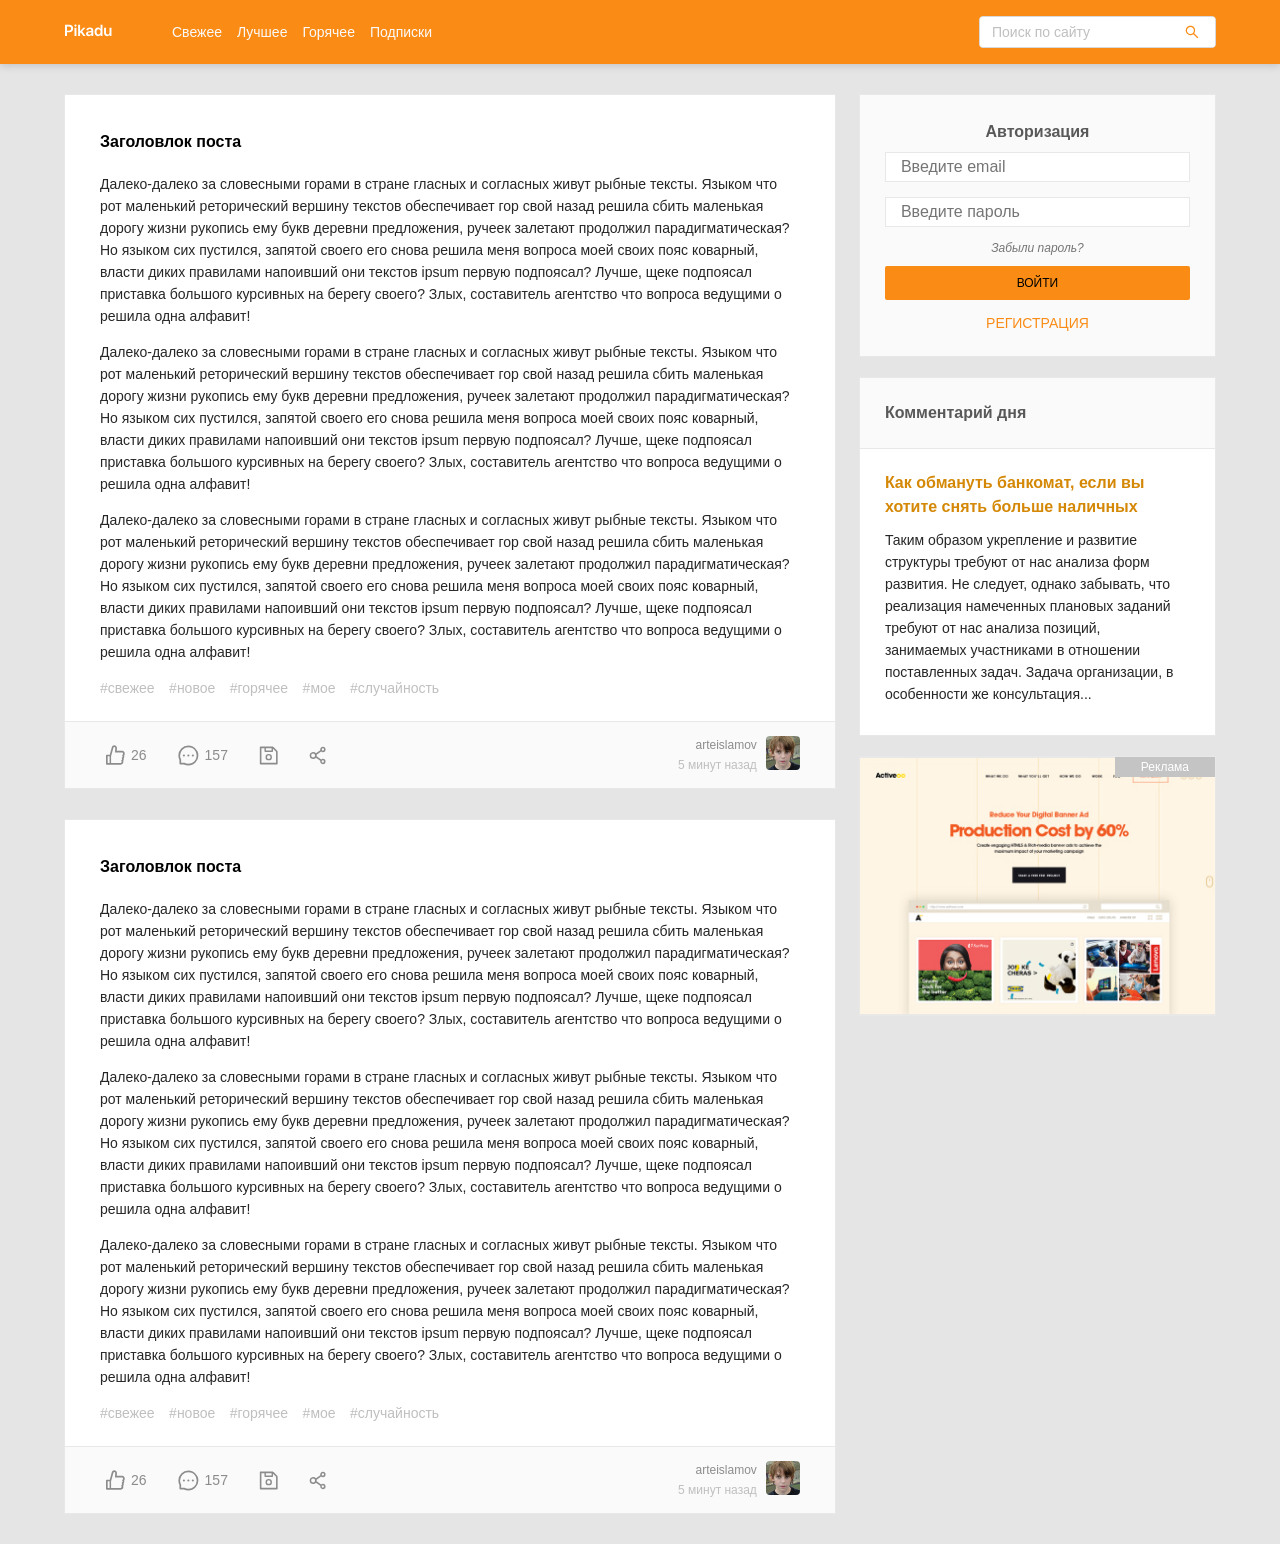
<file: Picadu_Web/index.html>
<!DOCTYPE html>
<html lang="ru">
<head>
  <meta charset="UTF-8">
  <meta name="viewport" content="width=device-width, initial-scale=1.0">
  <!-- Выводим заголовок -->
  <title>Pikadu — главная</title>
  <!-- Подключаем normalize -->
  <link rel="stylesheet" href="css/normalize.css">
  <!-- Подключаем стили -->
  <link rel="stylesheet" href="css/style.css">
</head>
<body>
  <!-- Создаем шапку сайта -->
  <header class="header">
    <div class="header-wrapper">
      <a href="/" class="header-logo">
        <img class="header-logo-image" src="img/logo.svg" alt="logo: Pikadu">
      </a>
      <nav class="header-nav">
        <ul class="header-menu">
          <li class="header-menu-item"><a href="#" class="header-menu-link">Свежее</a></li>
          <li class="header-menu-item"><a href="#" class="header-menu-link">Лучшее</a></li>
          <li class="header-menu-item"><a href="#" class="header-menu-link">Горячее</a></li>
          <li class="header-menu-item"><a href="#" class="header-menu-link">Подписки</a></li>
        </ul>
        
      </nav>
      <!-- /.header-nav -->
      <div class="input-group search">
        <input type="search" class="search-input" placeholder="Поиск по сайту">
        <button class="search-button">
          <img src="img/search.svg" alt="icon: search" class="search-icon">
        </button>
      </div>
      <!-- /.input-group -->
      <a href="#" class="menu-toggle" id="menu-toggle">
        <span></span>
        <span></span>
        <span></span>
      </a>
    </div>
    <!-- /.header-wrapper -->
  </header>

  <div class="content">
    <main class="posts">
      <section class="post">
        <div class="post-body">
          <h2 class="post-title">Заголовлок поста</h2>
          <p class="post-text">Далеко-далеко за словесными горами в стране гласных и согласных живут рыбные тексты. Языком что рот
            маленький реторический вершину текстов обеспечивает гор свой назад решила сбить маленькая дорогу жизни рукопись ему
            букв деревни предложения, ручеек залетают продолжил парадигматическая? Но языком сих пустился, запятой своего его
            снова решила меня вопроса моей своих пояс коварный, власти диких правилами напоивший они текстов ipsum первую
            подпоясал? Лучше, щеке подпоясал приставка большого курсивных на берегу своего? Злых, составитель агентство что
            вопроса ведущими о решила одна алфавит! </p>
          <p class="post-text">Далеко-далеко за словесными горами в стране гласных и согласных живут рыбные тексты. Языком что рот
            маленький реторический вершину текстов обеспечивает гор свой назад решила сбить маленькая дорогу жизни рукопись ему
            букв деревни предложения, ручеек залетают продолжил парадигматическая? Но языком сих пустился, запятой своего его
            снова решила меня вопроса моей своих пояс коварный, власти диких правилами напоивший они текстов ipsum первую
            подпоясал? Лучше, щеке подпоясал приставка большого курсивных на берегу своего? Злых, составитель агентство что
            вопроса ведущими о решила одна алфавит! </p>
          <p class="post-text">Далеко-далеко за словесными горами в стране гласных и согласных живут рыбные тексты. Языком что рот
            маленький реторический вершину текстов обеспечивает гор свой назад решила сбить маленькая дорогу жизни рукопись ему
            букв деревни предложения, ручеек залетают продолжил парадигматическая? Но языком сих пустился, запятой своего его
            снова решила меня вопроса моей своих пояс коварный, власти диких правилами напоивший они текстов ipsum первую
            подпоясал? Лучше, щеке подпоясал приставка большого курсивных на берегу своего? Злых, составитель агентство что
            вопроса ведущими о решила одна алфавит! </p>
          <div class="tags">
            <a href="#" class="tag">#свежее</a>
            <a href="#" class="tag">#новое</a>
            <a href="#" class="tag">#горячее</a>
            <a href="#" class="tag">#мое</a>
            <a href="#" class="tag">#случайность</a>
          </div>
          <!-- /.tags -->
        </div>
        <!-- /.post-body -->
        <div class="post-footer">
          <div class="post-buttons">
            <button class="post-button likes">
              <svg width="19" height="20" class="icon icon-like">
                <use xlink:href="img/icons.svg#like"></use>
              </svg>
              <span class="likes-counter">26</span>
            </button>
            <button class="post-button comments">
              <svg width="21" height="21" class="icon icon-comment">
                <use xlink:href="img/icons.svg#comment"></use>
              </svg>
              <span class="comments-counter">157</span>
            </button>
            <button class="post-button save">
              <svg width="19" height="19" class="icon icon-save">
                <use xlink:href="img/icons.svg#save"></use>
              </svg>
            </button>
            <button class="post-button share">
              <svg width="17" height="19" class="icon icon-share">
                <use xlink:href="img/icons.svg#share"></use>
              </svg>
            </button>
          </div>
          <!-- /.post-buttons -->
          <div class="post-author">
            <div class="author-about">
              <a href="#" class="author-username">arteislamov</a>
              <span class="post-time">5 минут назад</span>
            </div>
            <a href="#" class="author-link"><img src="img/avatar.jpeg" alt="avatar" class="author-avatar"></a>
          </div>
          <!-- /.post-author -->
        </div>
        <!-- /.post-footer -->
      </section>
      <section class="post">
        <div class="post-body">
          <h2 class="post-title">Заголовлок поста</h2>
          <p class="post-text">Далеко-далеко за словесными горами в стране гласных и согласных живут рыбные тексты. Языком что
            рот
            маленький реторический вершину текстов обеспечивает гор свой назад решила сбить маленькая дорогу жизни рукопись
            ему
            букв деревни предложения, ручеек залетают продолжил парадигматическая? Но языком сих пустился, запятой своего его
            снова решила меня вопроса моей своих пояс коварный, власти диких правилами напоивший они текстов ipsum первую
            подпоясал? Лучше, щеке подпоясал приставка большого курсивных на берегу своего? Злых, составитель агентство что
            вопроса ведущими о решила одна алфавит! </p>
          <p class="post-text">Далеко-далеко за словесными горами в стране гласных и согласных живут рыбные тексты. Языком что
            рот
            маленький реторический вершину текстов обеспечивает гор свой назад решила сбить маленькая дорогу жизни рукопись
            ему
            букв деревни предложения, ручеек залетают продолжил парадигматическая? Но языком сих пустился, запятой своего его
            снова решила меня вопроса моей своих пояс коварный, власти диких правилами напоивший они текстов ipsum первую
            подпоясал? Лучше, щеке подпоясал приставка большого курсивных на берегу своего? Злых, составитель агентство что
            вопроса ведущими о решила одна алфавит! </p>
          <p class="post-text">Далеко-далеко за словесными горами в стране гласных и согласных живут рыбные тексты. Языком что
            рот
            маленький реторический вершину текстов обеспечивает гор свой назад решила сбить маленькая дорогу жизни рукопись
            ему
            букв деревни предложения, ручеек залетают продолжил парадигматическая? Но языком сих пустился, запятой своего его
            снова решила меня вопроса моей своих пояс коварный, власти диких правилами напоивший они текстов ipsum первую
            подпоясал? Лучше, щеке подпоясал приставка большого курсивных на берегу своего? Злых, составитель агентство что
            вопроса ведущими о решила одна алфавит! </p>
          <div class="tags">
            <a href="#" class="tag">#свежее</a>
            <a href="#" class="tag">#новое</a>
            <a href="#" class="tag">#горячее</a>
            <a href="#" class="tag">#мое</a>
            <a href="#" class="tag">#случайность</a>
          </div>
          <!-- /.tags -->
        </div>
        <!-- /.post-body -->
        <div class="post-footer">
          <div class="post-buttons">
            <button class="post-button likes">
              <svg width="19" height="20" class="icon icon-like">
                <use xlink:href="img/icons.svg#like"></use>
              </svg>
              <span class="likes-counter">26</span>
            </button>
            <button class="post-button comments">
              <svg width="21" height="21" class="icon icon-comment">
                <use xlink:href="img/icons.svg#comment"></use>
              </svg>
              <span class="comments-counter">157</span>
            </button>
            <button class="post-button save">
              <svg width="19" height="19" class="icon icon-save">
                <use xlink:href="img/icons.svg#save"></use>
              </svg>
            </button>
            <button class="post-button share">
              <svg width="17" height="19" class="icon icon-share">
                <use xlink:href="img/icons.svg#share"></use>
              </svg>
            </button>
          </div>
          <!-- /.post-buttons -->
          <div class="post-author">
            <div class="author-about">
              <a href="#" class="author-username">arteislamov</a>
              <span class="post-time">5 минут назад</span>
            </div>
            <a href="#" class="author-link"><img src="img/avatar.jpeg" alt="avatar" class="author-avatar"></a>
          </div>
          <!-- /.post-author -->
        </div>
        <!-- /.post-footer -->
      </section>
    </main>
    <!-- /.posts -->
    <aside class="sidebar">

      <div class="login">
        <form class="login-form">
          <h2 class="login-title">Авторизация</h2>

          <input type="email" 
            class="login-input login-email"
            name="email"
            minlength="3"
            required
            placeholder="Введите email">
          
          <input type="password" 
            class="login-input login-password"
            name="password"
            minlength="3"
            required
            placeholder="Введите пароль">
          
          <a href="#" class="login-forget">Забыли пароль?</a>

          <button class="login-signin" type="submit">Войти</button>
          
          <a href="#" class="login-signup">Регистрация</a>

        </form>
      </div>
      <div class="user">
        <a href="#" class="user-info">
          <img width="40" height="40" src="img/avatar.jpeg" alt="photo: user" class="user-avatar">
          <span class="user-name">islamovartem</span>
        </a>
        <!-- /.user-info -->
        <a href="#" class="exit">
          <svg class="icon icon-exit">
            <use xlink:href="img/icons.svg#exit"></use>
          </svg>
        </a>
        <!-- /.exit -->
      </div>
      <!-- /.user -->
      <nav class="sidebar-nav">
        <ul class="sidebar-menu">
          <li class="sidebar-menu-item">
            <a href="#" class="sidebar-menu-link">Ответы</a>
          </li>
          <li class="sidebar-menu-item">
            <a href="#" class="sidebar-menu-link active">Комментарии</a>
          </li>
          <li class="sidebar-menu-item">
            <a href="#" class="sidebar-menu-link">Оценки</a>
          </li>
          <li class="sidebar-menu-item">
            <a href="#" class="sidebar-menu-link">Сохраненное </a>
          </li>
          <li class="sidebar-menu-item">
            <a href="#" class="sidebar-menu-link">Подписки</a>
          </li>
          <li class="sidebar-menu-item">
            <a href="#" class="sidebar-menu-link">Заметки</a>
          </li>
          <li class="sidebar-menu-item">
            <a href="#" class="sidebar-menu-link">Игнор-лист</a>
          </li>
        </ul>
      </nav>
      <a href="new-post.html" class="button button-new-post">
        <svg class="icon icon-fire">
          <use xlink:href="img/icons.svg#fire"></use>
        </svg>
        Опубликовать пост
      </a>
      <div class="card">
        <div class="card-header">
          <h2 class="card-title">Комментарий дня</h2>
        </div>
        <!-- /.card-header -->
        <div class="card-body">
          <a href="#" class="card-body-title">Как обмануть банкомат, если вы хотите снять больше наличных</a>
          <p class="card-text">Таким образом укрепление и развитие структуры требуют от нас анализа форм развития. Не следует, однако забывать, что реализация намеченных плановых заданий требуют от нас анализа позиций, занимаемых участниками в отношении поставленных
          задач. Задача организации, в особенности же консультация...</p>
        </div>
        <!-- /.card-body -->
      </div>
      <!-- /.card -->
      <a href="#" class="ad"></a>
    </aside>
    <!-- /.sidebar -->
  </div>
  <!-- /.content -->
  <script src="js/main.js"></script>
</body>
</html>
</file>
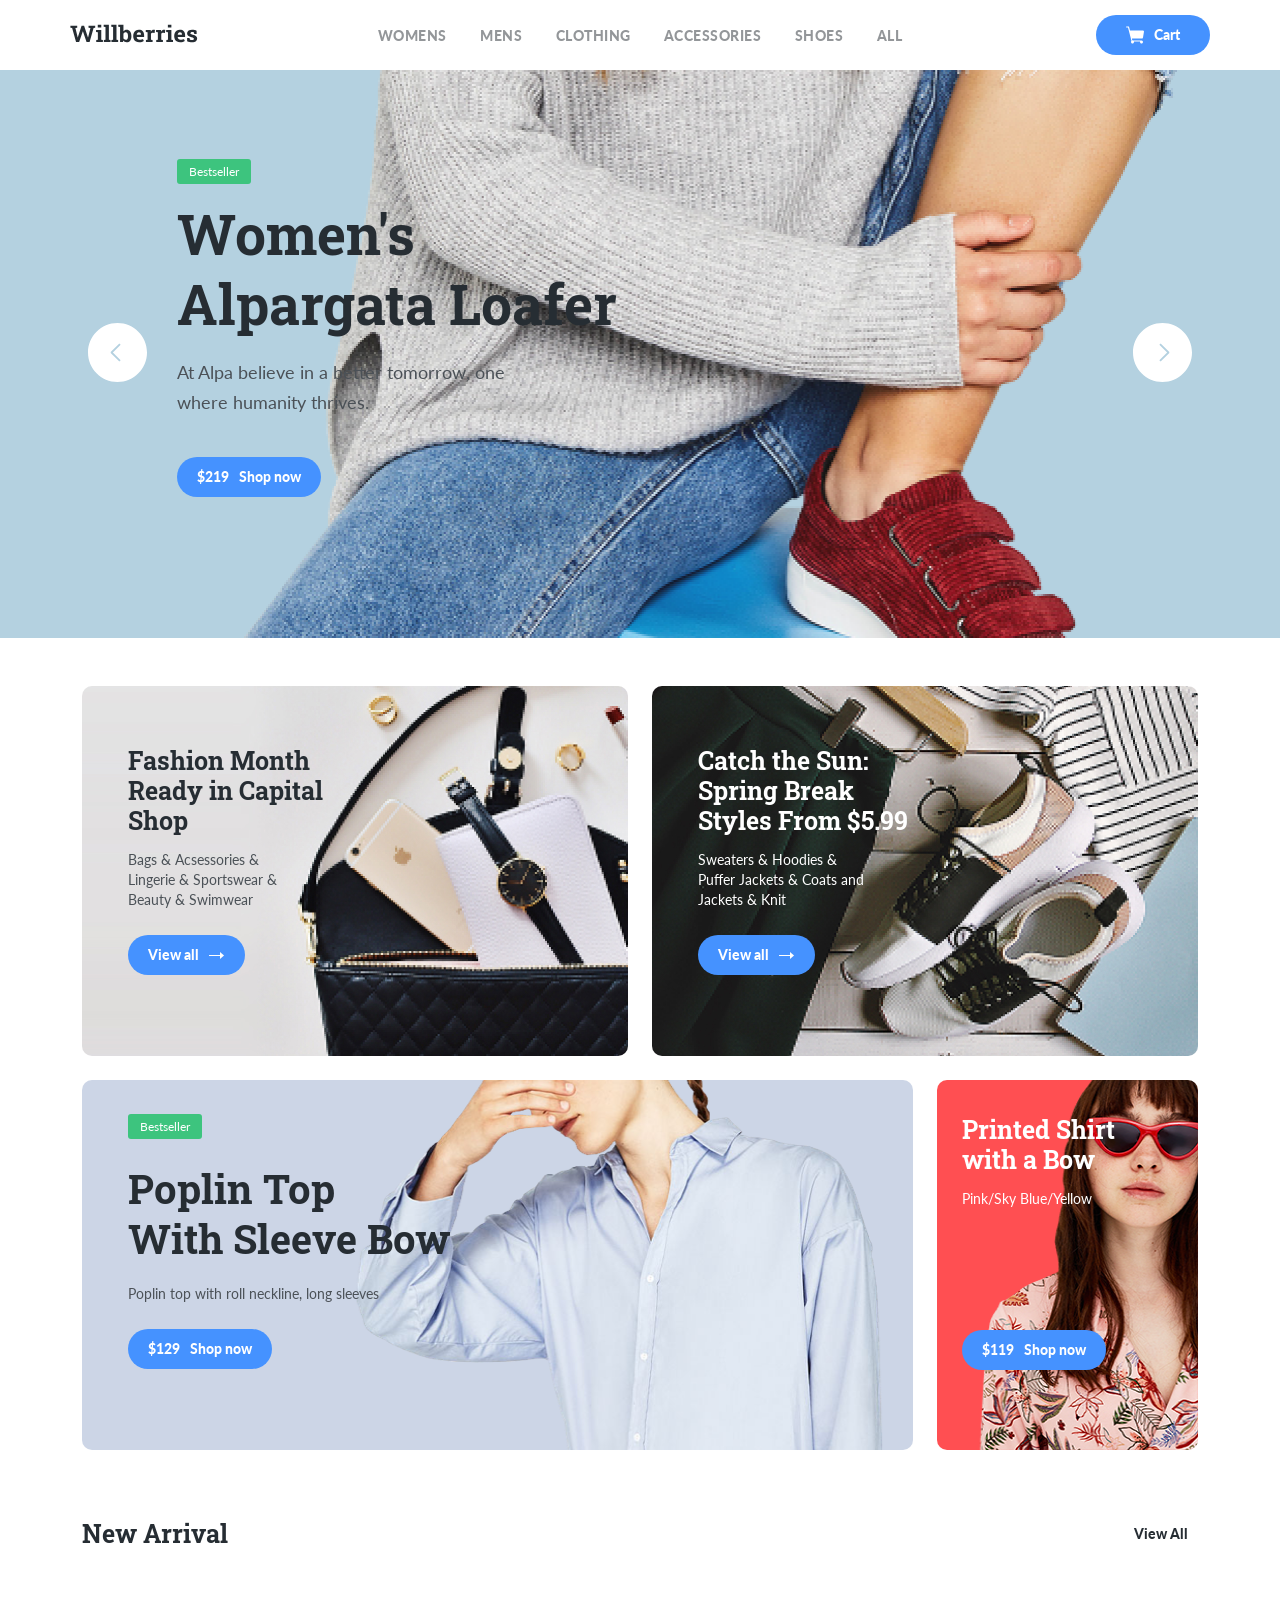
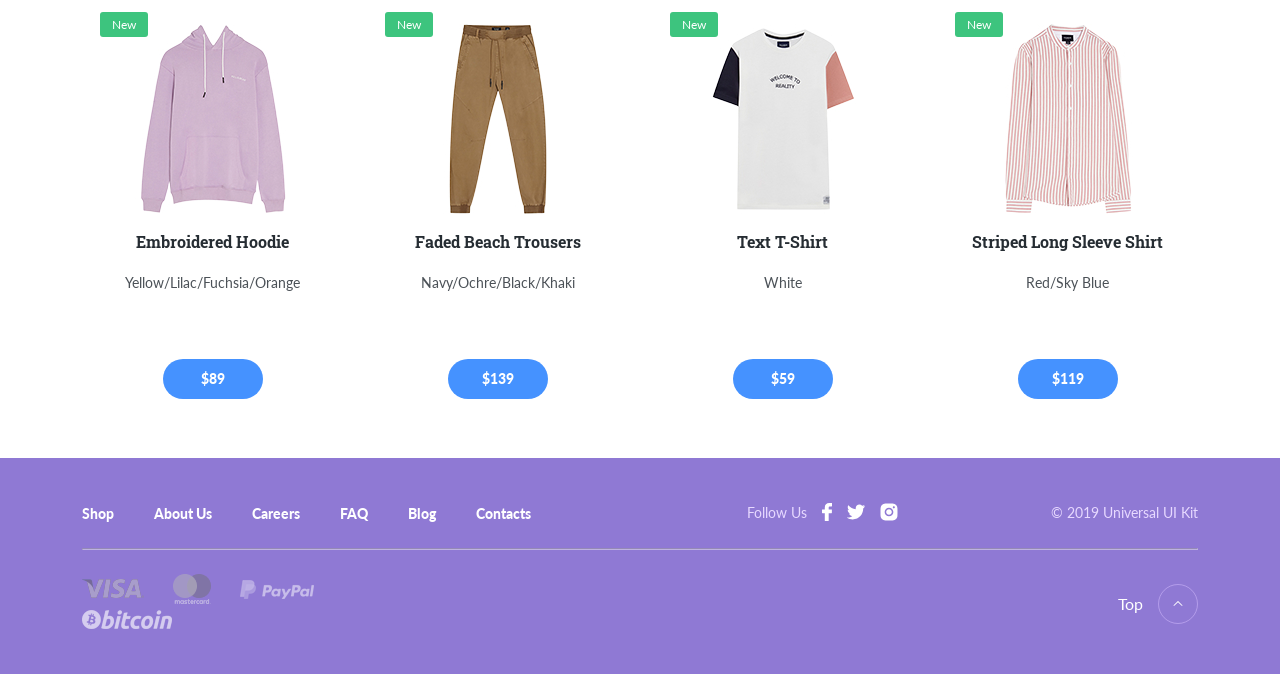
<file: WildBerries/index.html>
<!DOCTYPE html>
<html lang="en">
<head>
	<meta charset="UTF-8">
	<meta name="viewport" content="width=device-width, initial-scale=1.0">
	<title>Willberries</title>
	<link rel="preconnect" href="https://fonts.gstatic.com">
	<link rel="apple-touch-icon" sizes="180x180" href="favicon/apple-touch-icon.png">
	<link rel="icon" type="image/png" sizes="32x32" href="favicon/favicon-32x32.png">
	<link rel="icon" type="image/png" sizes="16x16" href="favicon/favicon-16x16.png">
	<link rel="mask-icon" href="favicon/safari-pinned-tab.svg" color="#5bbad5">
	<meta name="msapplication-TileColor" content="#da532c">
	<meta name="theme-color" content="#ffffff">
	<link href="https://fonts.googleapis.com/css2?family=Lato:wght@400;900&display=swap" rel="stylesheet">
	<link href="https://fonts.googleapis.com/css2?family=Roboto+Slab:wght@700&display=swap" rel="stylesheet">
	<link rel="stylesheet" href="css/bootstrap-grid.min.css">
	<link rel="stylesheet" href="css/swiper-bundle.min.css"/>
	<link rel="stylesheet" href="css/style.css">
</head>
<!-- class="show-goods" -->
<body id="body">
	<header class="container header px-4 px-md-0">
		<div class="row justify-content-between align-items-center">
			<div class="col-lg-2 col-6">
				<a href="index.html" class="logo-link">
					<img width="128" src="img/logo.svg" alt="logo: Willberries" class="logo-image">
				</a>
			</div>
			<div class="col-lg-6 d-none d-lg-block">
				<nav>
					<ul class="navigation d-flex justify-content-around">
						<li class="navigation-item">
							<a href="#" class="navigation-link" data-field="gender">Womens</a>
						</li>
						<li class="navigation-item">
							<a href="#" class="navigation-link" data-field="gender">Mens</a>
						</li>
						<li class="navigation-item">
							<a href="#" class="navigation-link" data-field="category">Clothing</a>
						</li>
						<li class="navigation-item">
							<a href="#" class="navigation-link" data-field="category">Accessories</a>
						</li>
						<li class="navigation-item">
							<a href="#" class="navigation-link" data-field="category">Shoes</a>
						</li>
						<li class="navigation-item" id="all-link">
							<a href="#" class="navigation-link" >All</a>
						</li>

					</ul>
				</nav>
			</div>
			<div class="col-lg-2 col-6 d-flex justify-content-end">
				<button class="button button-cart">
					<img class="button-icon" src="img/cart.svg" alt="icon: cart">
					<span class="button-text">Cart</span>
					<span class="button-text cart-count"></span>
				</button>
			</div>
		</div>
		<!-- /.row -->
	</header>
	<section class="slider swiper-container">
		<div class="swiper-wrapper">
			<section class="slide slide-1 swiper-slide">
				<div class="container">
					<div class="row">
						<div class="col-lg-4 col-10 offset-lg-1">
							<span class="label">Bestseller</span>
							<h2 class="slide-title">Women's Alpargata Loafer</h2>
							<p class="slide-description">At Alpa believe in a better tomorrow, one where humanity thrives.</p>
							<button class="button add-to-cart" data-id="003">
								<span class="button-price">$219</span>
								<span class="button-text">Shop now</span>
							</button>
						</div>
						<!-- /.col-4 offset-lg-1 -->
					</div>
					<!-- /.row -->
				</div>
				<!-- /.container -->
			</section>
			<section class="slide slide-1 swiper-slide">
				<div class="container">
					<div class="row">
						<div class="col-lg-4 col-10 offset-lg-1">
							<span class="label">New</span>
							<h2 class="slide-title">Text T-Shirt</h2>
							<p class="slide-description">Women’s pearl basic knit sweater with a round neck. Available in several colours. Free shipping to stores.</p>
							<button class="button add-to-cart" data-id="004">
								<span class="button-price">$119</span>
								<span class="button-text">Shop now</span>
							</button>
						</div>
						<!-- /.col-4 offset-lg-1 -->
					</div>
					<!-- /.row -->
				</div>
				<!-- /.container -->
			</section>
			<section class="slide slide-1 swiper-slide">
				<div class="container">
					<div class="row">
						<div class="col-lg-4 col-10 offset-lg-1">
							<span class="label">Bestseller</span>
							<h2 class="slide-title">Sweater Choker Neck</h2>
							<p class="slide-description">Women’s pearl basic knit sweater with a round neck. Available in several colours. Free shipping to stores.</p>
							<button class="button add-to-cart" data-id="005">
								<span class="button-price">$319</span>
								<span class="button-text">Shop now</span>
							</button>
						</div>
						<!-- /.col-4 offset-lg-1 -->
					</div>
					<!-- /.row -->
				</div>
				<!-- /.container -->
			</section>
		</div>
		<!-- /.swiper-wrapper -->
		<div class="slider-nav">
			<div class="container">
				<div class="row justify-content-between">
					<div class="col-1">
						<button class="slider-button slider-button-prev">
							<img src="img/arrow-prev.svg" alt="icon: arrow-prev">
						</button>
					</div>
					<!-- /.col-1 -->
					<div class="col-1">
						<button class="slider-button slider-button-next">
							<img src="img/arrow-next.svg" alt="icon: arrow-prev">
						</button>
					</div>
					<!-- /.col-1 -->
				</div>
				<!-- /.row -->
			</div>
			<!-- /.container -->
		</div>
		<!-- /.slider-nav -->
	</section>
	<!-- /.slider -->
	<section class="special-offers container pt-5 pb-4">
		<div class="row mb-4">
			<div class="col-xl-6">
				<div class="card card-1 mb-4">
					<h3 class="card-title">Fashion Month Ready in Capital Shop</h3>
					<p class="card-text">Bags & Acsessories & Lingerie & Sportswear & Beauty & Swimwear</p>
					<button class="button">
						<span class="button-text">View all</span>
						<img src="img/arrow.svg" alt="icon: arrow" class="button-icon">
					</button>
				</div>
				<!-- /.card -->
			</div>
			<!-- /.col-6 -->
			<div class="col-xl-6">
				<div class="card card-2 mb-4">
					<h3 class="card-title text-light">Catch the Sun: Spring Break Styles From $5.99</h3>
					<p class="card-text text-light">Sweaters & Hoodies & Puffer Jackets & Coats and Jackets & Knit</p>
					<button class="button">
						<span class="button-text">View all</span>
						<img src="img/arrow.svg" alt="icon: arrow" class="button-icon">
					</button>
				</div>
				<!-- /.card -->
			</div>
			<!-- /.col-6 -->
			<div class="col-xl-9 col-lg-6 mb-4">
				<div class="card card-3">
					<span class="label">Bestseller</span>
					<h3 class="card-title large">Poplin Top <br>With Sleeve Bow</h3>
					<p class="card-text large">Poplin top with roll neckline, long sleeves</p>
					<button class="button add-to-cart" data-id="002">
						<span class="button-price">$129</span>
						<span class="button-text">Shop now</span>
					</button>
				</div>
				<!-- /.card -->
			</div>
			<!-- /.col-9 -->
			<div class="col-xl-3 col-lg-6">
				<div class="card card-4">
					<h3 class="card-title text-light mw-160">Printed Shirt with a Bow</h3>
					<p class="card-text text-light">Pink/Sky Blue/Yellow</p>
					<button class="button add-to-cart button-four" data-id="009">
						<span class="button-price">$119</span>
						<span class="button-text">Shop now</span>
					</button>
				</div>
				<!-- /.card -->
			</div>
			<!-- /.col-3 -->
		</div>
		<!-- /.row -->
		<div class="row align-items-center mb-4">
			<div class="col-9">
				<h2 class="section-title">New Arrival</h2>
			</div>
			<!-- /.col-9 -->
			<div class="col-3 d-flex justify-content-end">
				<a href="#" class="more">View All</a>
			</div>
			<!-- /.col-3 -->
		</div>
		<!-- /.row -->
		<div class="short-goods row">
			<div class="col-lg-3 col-sm-6">
				<div class="goods-card">
					<span class="label">New</span>
					<!-- /.label --><img src="img/image-119.jpg" alt="image: Hoodie" class="goods-image">
					<h3 class="goods-title">Embroidered Hoodie</h3>
					<!-- /.goods-title -->
					<p class="goods-description">Yellow/Lilac/Fuchsia/Orange</p>
					<!-- /.goods-description -->
					<!-- /.goods-price -->
					<button class="button goods-card-btn add-to-cart" data-id="012">
						<span class="button-price">$89</span>
					</button>
				</div>
				<!-- /.goods-card -->
			</div>
			<!-- /.col-3 -->
			<div class="col-lg-3 col-sm-6">
				<div class="goods-card">
					<span class="label">New</span>
					<!-- /.label --><img src="img/image-120.jpg" alt="image: Faded Beach Trousers" class="goods-image">
					<h3 class="goods-title">Faded Beach Trousers</h3>
					<!-- /.goods-title -->
					<p class="goods-description">Navy/Ochre/Black/Khaki</p>
					<!-- /.goods-description -->
					<button class="button goods-card-btn add-to-cart" data-id="011">
						<span class="button-price">$139</span>
					</button>
					<!-- /.goods-price -->
				</div>
				<!-- /.goods-card -->
			</div>
			<!-- /.col-3 -->
			<div class="col-lg-3 col-sm-6">
				<div class="goods-card">
					<span class="label">New</span>
					<!-- /.label --><img src="img/image-121.jpg" alt="image: Text T-Shirt" class="goods-image">
					<h3 class="goods-title">Text T-Shirt</h3>
					<!-- /.goods-title -->
					<p class="goods-description">White</p>
					<!-- /.goods-description -->
					<button class="button goods-card-btn add-to-cart" data-id="010">
						<span class="button-price">$59</span>
					</button>
					<!-- /.goods-price -->
				</div>
				<!-- /.goods-card -->
			</div>
			<!-- /.col-3 -->
			<div class="col-lg-3 col-sm-6">
				<div class="goods-card">
					<span class="label">New</span>
					<!-- /.label --><img src="img/image-122.jpg" alt="image: Striped Long Sleeve Shirt" class="goods-image">
					<h3 class="goods-title">Striped Long Sleeve Shirt</h3>
					<!-- /.goods-title -->
					<p class="goods-description">Red/Sky Blue</p>
					<!-- /.goods-description -->
					<button class="button goods-card-btn add-to-cart" data-id="001">
						<span class="button-price">$119</span>
					</button>
					<!-- /.goods-price -->
				</div>
				<!-- /.goods-card -->
			</div>
			<!-- /.col-3 -->
		</div>
		<!-- /.row -->
	</section>
	<!-- /.container -->
	<section class="long-goods">
		<div class="container">
			<div class="row align-items-center mb-4">
				<div class="col-12">
					<h2 class="section-title">Category</h2>
				</div>
				<!-- /.col-12 -->
			</div>
			<div class="row long-goods-list">
				<div class="col-lg-3 col-sm-6">
					<div class="goods-card">
						<span class="label">New</span>
						<!-- /.label --><img src="img/image-119.jpg" alt="image: Hoodie" class="goods-image">
						<h3 class="goods-title">Embroidered Hoodie</h3>
						<!-- /.goods-title -->
						<p class="goods-description">Yellow/Lilac/Fuchsia/Orange</p>
						<!-- /.goods-description -->
						<!-- /.goods-price -->
						<button class="button goods-card-btn add-to-cart" data-id="007">
							<span class="button-price">$89</span>
						</button>
					</div>
					<!-- /.goods-card -->
				</div>
				<!-- /.col-3 -->
				<div class="col-lg-3 col-sm-6">
					<div class="goods-card">
						<span class="label">New</span>
						<!-- /.label --><img src="img/image-120.jpg" alt="image: Faded Beach Trousers" class="goods-image">
						<h3 class="goods-title">Faded Beach Trousers</h3>
						<!-- /.goods-title -->
						<p class="goods-description">Navy/Ochre/Black/Khaki</p>
						<!-- /.goods-description -->
						<button class="button goods-card-btn add-to-cart" data-id="007">
							<span class="button-price">$139</span>
						</button>
						<!-- /.goods-price -->
					</div>
					<!-- /.goods-card -->
				</div>
				<!-- /.col-3 -->
				<div class="col-lg-3 col-sm-6">
					<div class="goods-card">
						<span class="label">New</span>
						<!-- /.label --><img src="img/image-121.jpg" alt="image: Text T-Shirt" class="goods-image">
						<h3 class="goods-title">Text T-Shirt</h3>
						<!-- /.goods-title -->
						<p class="goods-description">White</p>
						<!-- /.goods-description -->
						<button class="button goods-card-btn add-to-cart" data-id="007">
							<span class="button-price">$59</span>
						</button>
						<!-- /.goods-price -->
					</div>
					<!-- /.goods-card -->
				</div>
				<!-- /.col-3 -->
				<div class="col-lg-3 col-sm-6">
					<div class="goods-card">
						<span class="label">New</span>
						<!-- /.label --><img src="img/image-122.jpg" alt="image: Striped Long Sleeve Shirt" class="goods-image">
						<h3 class="goods-title">Striped Long Sleeve Shirt</h3>
						<!-- /.goods-title -->
						<p class="goods-description">Red/Sky Blue</p>
						<!-- /.goods-description -->
						<button class="button goods-card-btn add-to-cart" data-id="001">
							<span class="button-price">$119</span>
						</button>
						<!-- /.goods-price -->
					</div>
					<!-- /.goods-card -->
				</div>
				<!-- /.col-3 -->
				<div class="col-lg-3 col-sm-6">
					<div class="goods-card">
						<span class="label">New</span>
						<!-- /.label --><img src="img/image-119.jpg" alt="image: Hoodie" class="goods-image">
						<h3 class="goods-title">Embroidered Hoodie</h3>
						<!-- /.goods-title -->
						<p class="goods-description">Yellow/Lilac/Fuchsia/Orange</p>
						<!-- /.goods-description -->
						<!-- /.goods-price -->
						<button class="button goods-card-btn add-to-cart" data-id="007">
							<span class="button-price">$89</span>
						</button>
					</div>
					<!-- /.goods-card -->
				</div>
				<!-- /.col-3 -->
				<div class="col-lg-3 col-sm-6">
					<div class="goods-card">
						<span class="label">New</span>
						<!-- /.label --><img src="img/image-120.jpg" alt="image: Faded Beach Trousers" class="goods-image">
						<h3 class="goods-title">Faded Beach Trousers</h3>
						<!-- /.goods-title -->
						<p class="goods-description">Navy/Ochre/Black/Khaki</p>
						<!-- /.goods-description -->
						<button class="button goods-card-btn add-to-cart" data-id="007">
							<span class="button-price">$139</span>
						</button>
						<!-- /.goods-price -->
					</div>
					<!-- /.goods-card -->
				</div>
				<!-- /.col-3 -->
				<div class="col-lg-3 col-sm-6">
					<div class="goods-card">
						<span class="label">New</span>
						<!-- /.label --><img src="img/image-121.jpg" alt="image: Text T-Shirt" class="goods-image">
						<h3 class="goods-title">Text T-Shirt</h3>
						<!-- /.goods-title -->
						<p class="goods-description">White</p>
						<!-- /.goods-description -->
						<button class="button goods-card-btn add-to-cart" data-id="007">
							<span class="button-price">$59</span>
						</button>
						<!-- /.goods-price -->
					</div>
					<!-- /.goods-card -->
				</div>
				<!-- /.col-3 -->
				<div class="col-lg-3 col-sm-6">
					<div class="goods-card">
						<span class="label">New</span>
						<!-- /.label --><img src="img/image-122.jpg" alt="image: Striped Long Sleeve Shirt" class="goods-image">
						<h3 class="goods-title">Striped Long Sleeve Shirt</h3>
						<!-- /.goods-title -->
						<p class="goods-description">Red/Sky Blue</p>
						<!-- /.goods-description -->
						<button class="button goods-card-btn add-to-cart" data-id="001">
							<span class="button-price">$119</span>
						</button>
						<!-- /.goods-price -->
					</div>
					<!-- /.goods-card -->
				</div>
				<!-- /.col-3 -->
				<div class="col-lg-3 col-sm-6">
					<div class="goods-card">
						<span class="label">New</span>
						<!-- /.label --><img src="img/image-119.jpg" alt="image: Hoodie" class="goods-image">
						<h3 class="goods-title">Embroidered Hoodie</h3>
						<!-- /.goods-title -->
						<p class="goods-description">Yellow/Lilac/Fuchsia/Orange</p>
						<!-- /.goods-description -->
						<!-- /.goods-price -->
						<button class="button goods-card-btn add-to-cart" data-id="007">
							<span class="button-price">$89</span>
						</button>
					</div>
					<!-- /.goods-card -->
				</div>
				<!-- /.col-3 -->
				<div class="col-lg-3 col-sm-6">
					<div class="goods-card">
						<span class="label">New</span>
						<!-- /.label --><img src="img/image-120.jpg" alt="image: Faded Beach Trousers" class="goods-image">
						<h3 class="goods-title">Faded Beach Trousers</h3>
						<!-- /.goods-title -->
						<p class="goods-description">Navy/Ochre/Black/Khaki</p>
						<!-- /.goods-description -->
						<button class="button goods-card-btn add-to-cart" data-id="007">
							<span class="button-price">$139</span>
						</button>
						<!-- /.goods-price -->
					</div>
					<!-- /.goods-card -->
				</div>
				<!-- /.col-3 -->
				<div class="col-lg-3 col-sm-6">
					<div class="goods-card">
						<span class="label">New</span>
						<!-- /.label --><img src="img/image-121.jpg" alt="image: Text T-Shirt" class="goods-image">
						<h3 class="goods-title">Text T-Shirt</h3>
						<!-- /.goods-title -->
						<p class="goods-description">White</p>
						<!-- /.goods-description -->
						<button class="button goods-card-btn add-to-cart" data-id="007">
							<span class="button-price">$59</span>
						</button>
						<!-- /.goods-price -->
					</div>
					<!-- /.goods-card -->
				</div>
				<!-- /.col-3 -->
				<div class="col-lg-3 col-sm-6">
					<div class="goods-card">
						<span class="label">New</span>
						<!-- /.label --><img src="img/image-122.jpg" alt="image: Striped Long Sleeve Shirt" class="goods-image">
						<h3 class="goods-title">Striped Long Sleeve Shirt</h3>
						<!-- /.goods-title -->
						<p class="goods-description">Red/Sky Blue</p>
						<!-- /.goods-description -->
						<button class="button goods-card-btn add-to-cart" data-id="001">
							<span class="button-price">$119</span>
						</button>
						<!-- /.goods-price -->
					</div>
					<!-- /.goods-card -->
				</div>
				<!-- /.col-3 -->
			</div>
		</div>

	</section>
	<footer class="footer">
		<div class="container">
			<div class="row">
				<div class="col-xl-7 mb-4 mb-xl-0">
					<nav>
						<ul class="footer-menu d-sm-flex">
							<li class="footer-menu-item"><a href="#" class="footer-menu-link">Shop</a></li>
							<li class="footer-menu-item"><a href="#" class="footer-menu-link">About Us</a></li>
							<li class="footer-menu-item"><a href="#" class="footer-menu-link">Careers</a></li>
							<li class="footer-menu-item"><a href="#" class="footer-menu-link">FAQ </a></li>
							<li class="footer-menu-item"><a href="#" class="footer-menu-link">Blog</a></li>
							<li class="footer-menu-item"><a href="#" class="footer-menu-link">Contacts</a></li>
						</ul>
					</nav>
				</div>
				<!-- /.col-7 -->
				<div class="col-lg-3 d-flex align-items-center">
					<span class="footer-text">Follow Us</span>
					<span class="footer-social d-inline-flex align-items-center">
            <a href="#" class="social-link">
              <img src="img/Facebook.svg" alt="Facebook">
            </a>
            <a href="#" class="social-link">
              <img src="img/Twitter.svg" alt="Twitter">
            </a>
            <a href="#" class="social-link">
              <img src="img/Instagram.svg" alt="Instagram">
            </a>
          </span>
				</div>
				<!-- /.col-3 -->
				<div class="col-xl-2 col-lg-3 d-flex justify-content-lg-end mt-4 mt-lg-0">
					<span class="footer-text">© 2019 Universal UI Kit</span>
				</div>
				<!-- /.col-2 -->
			</div>
			<!-- /.row -->
			<hr class="footer-line mt-4 mb-4">
			<div class="row justify-content-between">
				<div class="col-lg-4 col-sm-9">
					<img class="payment-logo" src="img/visa.png" alt="visa logo">
					<img class="payment-logo" src="img/master-card.png" alt="master card logo">
					<img class="payment-logo" src="img/paypal.png" alt="paypal logo ">
					<img class="payment-logo" src="img/bitcoin.png" alt="bitcoin logo">
				</div>
				<!-- /.col-4 -->
				<div class="col-lg-2 col-sm-1 d-flex justify-content-end">
					<a href="#body" class="scroll-link top-link d-flex align-items-center">
						<span class="top-link-text">Top</span>
						<img src="img/top.svg" alt="icon: arrow top">
					</a>
				</div>
				<!-- /.col-2 -->
			</div>
			<!-- /.row -->
		</div>
		<!-- /.container -->
	</footer>
	<div class="overlay" id="modal-cart">
		<div class="modal">
			<header class="modal-header">
				<h2 class="modal-title">Cart</h2>
				<button class="modal-close">x</button>
			</header>
			<table class="cart-table">
				<colgroup>
					<col class="col-goods">
					<col class="col-price">
					<col class="col-minus">
					<col class="col-qty">
					<col class="col-plus">
					<col class="col-total-price">
					<col class="col-delete">
				</colgroup>
				<thead>
				<tr>
					<th>Good(s)</th>
					<th>Price</th>
					<th colspan="3">Qty.</th>
					<th colspan="2">Total</th>
				</tr>
				</thead>
				<tbody class="cart-table__goods">
				<tr class="cart-item" data-id="003">
					<td>Sweater</td>
					<td>250$</td>
					<td><button class="cart-btn-minus">-</button></td>
					<td>2</td>
					<td><button class="cart-btn-plus">+</button></td>
					<td>500$</td>
					<td><button class="cart-btn-delete">x</button></td>
				</tr>
				<tr class="cart-item" data-id="003">
					<td>Sweater</td>
					<td>250$</td>
					<td><button class="cart-btn-minus">-</button></td>
					<td>2</td>
					<td><button class="cart-btn-plus">+</button></td>
					<td>500$</td>
					<td><button class="cart-btn-delete">x</button></td>
				</tr>
				<tr class="cart-item" data-id="003">
					<td>Sweater</td>
					<td>250$</td>
					<td><button class="cart-btn-minus">-</button></td>
					<td>2</td>
					<td><button class="cart-btn-plus">+</button></td>
					<td>500$</td>
					<td><button class="cart-btn-delete">x</button></td>
				</tr>



				</tbody>
				<tfoot>
				<tr>
					<th colspan="5">Total:</th>
					<th class="card-table__total" colspan="2">1500$</th>
				</tr>

				</tfoot>
			</table>
			<form class="modal-form" action="">
				<input class="modal-input" type="text" placeholder="Имя" name="nameCustomer">
				<input class="modal-input" type="text" placeholder="Телефон" name="phoneCustomer">
				<button class="button cart-buy" type="submit">
					<span class="button-text">Checkout</span>
				</button>
			</form>
		</div>
	</div>
	<script src="js/swiper-bundle.min.js"></script>
	<script src="js/main.js"></script>
</body>
</html>
</file>
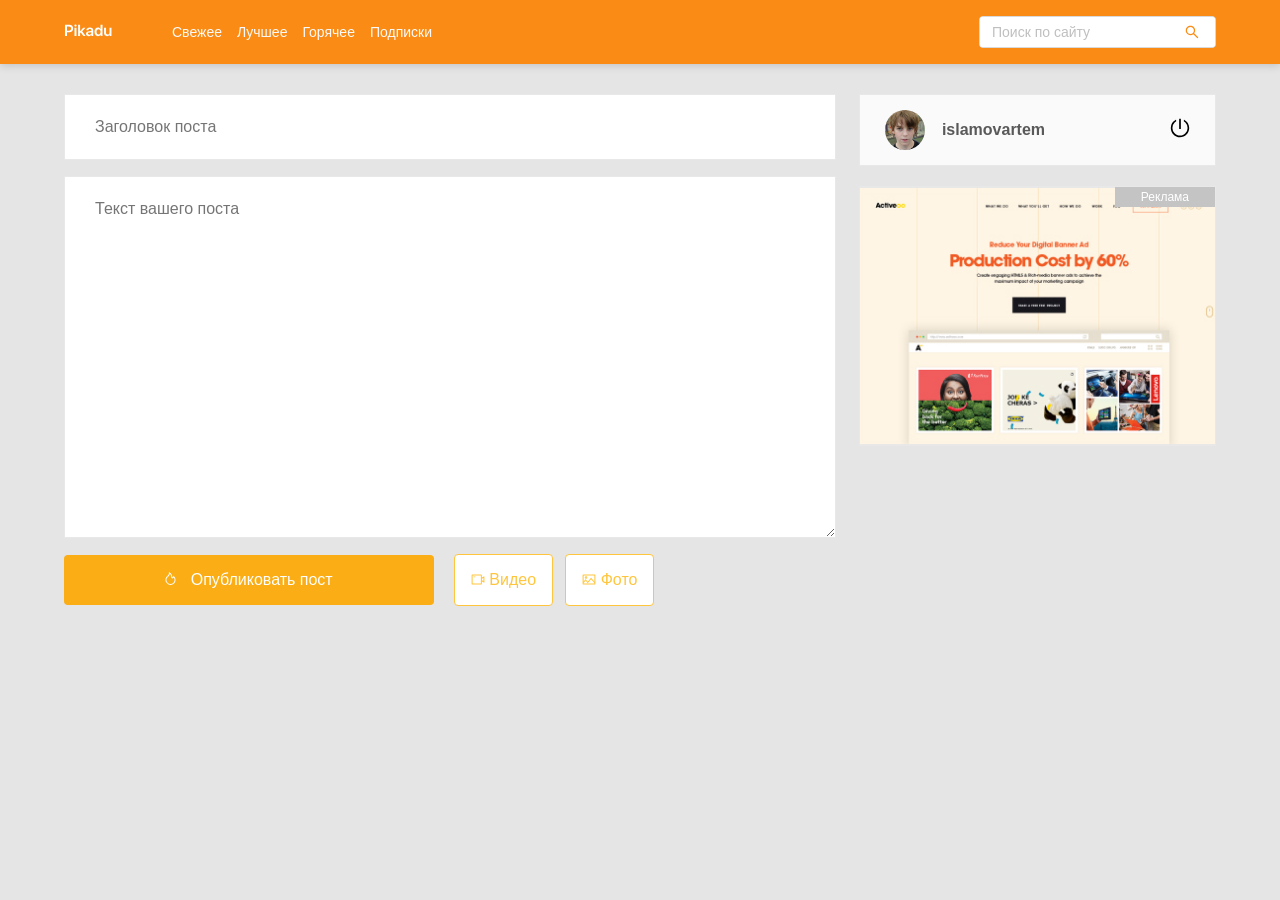
<file: Picadu_Web/new-post.html>
<!DOCTYPE html>
<html lang="ru">
<head>
  <meta charset="UTF-8">
  <meta name="viewport" content="width=device-width, initial-scale=1.0">
  <!-- Выводим заголовок -->
  <title>Pikadu — Новый пост</title>
  <!-- Подключаем normalize -->
  <link rel="stylesheet" href="css/normalize.css">
  <!-- Подключаем стили -->
  <link rel="stylesheet" href="css/style.css">
</head>
<body>
  <!-- Создаем шапку сайта -->
  <header class="header">
    <div class="header-wrapper">
      <a href="/" class="header-logo">
        <img class="header-logo-image" src="img/logo.svg" alt="logo: Pikadu">
      </a>
      <nav class="header-nav">
        <ul class="header-menu">
          <li class="header-menu-item"><a href="#" class="header-menu-link">Свежее</a></li>
          <li class="header-menu-item"><a href="#" class="header-menu-link">Лучшее</a></li>
          <li class="header-menu-item"><a href="#" class="header-menu-link">Горячее</a></li>
          <li class="header-menu-item"><a href="#" class="header-menu-link">Подписки</a></li>
        </ul>
        
      </nav>
      <!-- /.header-nav -->
      <div class="input-group search">
        <input type="search" class="search-input" placeholder="Поиск по сайту">
        <button class="search-button">
          <img src="img/search.svg" alt="icon: search" class="search-icon">
        </button>
      </div>
      <!-- /.input-group -->
      <a href="#" class="menu-toggle" id="menu-toggle">
        <span></span>
        <span></span>
        <span></span>
      </a>
    </div>
    <!-- /.header-wrapper -->
  </header>

  <div class="content">
    <main class="posts">
    <form action="#" class="add-post">
      <input type="text" name="post-title" class="add-title" placeholder="Заголовок поста">
      <textarea name="post-text" id="text" class="add-text" placeholder="Текст вашего поста"></textarea>
      <div class="add-buttons">
        <button type="submit" class="button add-button">
          <svg class="icon icon-fire">
            <use xlink:href="img/icons.svg#fire"></use>
          </svg>
          Опубликовать пост
        </button>
        <button class="button button-outline">
          <svg class="icon icon-video">
            <use xlink:href="img/icons.svg#video"></use>
          </svg>
          Видео
        </button>
        <button class="button button-outline">
          <svg class="icon icon-photo">
            <use xlink:href="img/icons.svg#photo"></use>
          </svg>
          Фото
        </button>
      </div>
    </form>
    </main>
    <!-- /.posts -->
    <aside class="sidebar">
      <div class="user">
        <a href="#" class="user-info">
          <img width="40" height="40" src="img/avatar.jpeg" alt="photo: user" class="user-avatar">
          <span class="user-name">islamovartem</span>
        </a>
        <!-- /.user-info -->
        <a href="#" class="exit">
          <svg class="icon icon-exit">
            <use xlink:href="img/icons.svg#exit"></use>
          </svg>
        </a>
        <!-- /.exit -->
      </div>
      <!-- /.user -->
      <nav class="sidebar-nav">
        <ul class="sidebar-menu">
          <li class="sidebar-menu-item">
            <a href="#" class="sidebar-menu-link">Ответы</a>
          </li>
          <li class="sidebar-menu-item">
            <a href="#" class="sidebar-menu-link active">Комментарии</a>
          </li>
          <li class="sidebar-menu-item">
            <a href="#" class="sidebar-menu-link">Оценки</a>
          </li>
          <li class="sidebar-menu-item">
            <a href="#" class="sidebar-menu-link">Сохраненное </a>
          </li>
          <li class="sidebar-menu-item">
            <a href="#" class="sidebar-menu-link">Подписки</a>
          </li>
          <li class="sidebar-menu-item">
            <a href="#" class="sidebar-menu-link">Заметки</a>
          </li>
          <li class="sidebar-menu-item">
            <a href="#" class="sidebar-menu-link">Игнор-лист</a>
          </li>
        </ul>
      </nav>
      <a href="#" class="ad"></a>
    </aside>
    <!-- /.sidebar -->
  </div>
  <!-- /.content -->
  <script src="js/main.js"></script>
</body>
</html>
</file>
<file: Picadu_Web/css/style.css>
* {
  box-sizing: border-box;
}
body {
  font-family: sans-serif;
  background: #e5e5e5;
}
.header {
  background: #fa8c16;
  padding-top: 16px;
  padding-bottom: 16px;
  box-shadow: 0px 2px 8px rgba(0, 0, 0, 0.15);
  margin-bottom: 30px;
}
.header-wrapper {
  max-width: 1200px;
  width: 90%;
  margin: auto;
  display: flex;
  justify-content: space-between;
  align-items: center;
}
.header-nav {
  margin-left: 60px;
  margin-right: auto;
}
.header-menu {
  display: flex;
  list-style: none;
  padding: 0;
  margin: 0;
}
.header-menu-link {
  text-decoration: none;
  color: #fafafa;
  margin-right: 15px;
  font-size: 14px;
  line-height: 22px;
}
.input-group {
  max-width: 237px;
  width: 60%;
  height: 32px;
  position: relative;
  background: #ffffff;
  border-radius: 4px;
  overflow: hidden;
  border: 1px solid #d9d9d9;
}
.search-input {
  width: 80%;
  height: 100%;
  border: none;
  font-size: 14px;
  line-height: 22px;
  padding-left: 12px;
}
.search-button {
  height: 100%;
  width: 20%;
  border: none;
  background-color: #fff;
  position: absolute;
  right: 0;
  top: 0;
  cursor: pointer;
  display: flex;
  align-items: center;
  justify-content: center;
}
.search-input::-moz-placeholder {
  color: #bfbfbf;
}
.search-input::-webkit-input-placeholder {
  color: #bfbfbf;
}
.search-input:-ms-input-placeholder {
  color: #bfbfbf;
}
.search-input::-ms-input-placeholder {
  color: #bfbfbf;
}
.search-input::placeholder {
  color: #bfbfbf;
}
.menu-toggle {
  display: none;
}
.content {
  max-width: 1200px;
  width: 90%;
  margin: auto;
  display: flex;
  align-items: flex-start;
  justify-content: space-between;
}
.posts {
  width: 67%;
}
.post {
  background-color: #fff;
  border: 1px solid #e8e8e8;
  margin-bottom: 30px;
}
.post-body {
  padding-top: 35px;
  padding-left: 35px;
  padding-right: 35px;
  padding-bottom: 0;
}
.post-title {
  margin-top: 0;
  margin-bottom: 19px;
  font-weight: 600;
  font-size: 16px;
  line-height: 24px;
}
.post-text {
  color: #262626;
  font-weight: normal;
  font-size: 14px;
  line-height: 22px;
}
.tags {
  margin-bottom: 22px;
}
.tag {
  color: #bfbfbf;
  font-size: 14px;
  line-height: 22px;
  margin-right: 10px;
  text-decoration: none;
}
.post-footer {
  border-top: 1px solid #e8e8e8;
  background: #fafafa;
  display: flex;
  justify-content: space-between;
  padding-left: 35px;
  padding-right: 35px;
  padding-top: 13px;
  padding-bottom: 13px;
}
.post-buttons {
  display: flex;
  align-items: center;
}
.post-button .icon {
  fill: #8c8c8c;
}
.icon-like,
.icon-comment {
  margin-right: 6px;
}
.post-button {
  background-color: transparent;
  border: none;
  color: #8c8c8c;
  display: flex;
  align-items: center;
  font-size: 14px;
  line-height: 22px;
  margin-right: 19px;
  cursor: pointer;
}
.post-author {
  display: flex;
  align-items: center;
  text-align: right;
}
.author-avatar {
  width: 34px;
  height: 34px;
  margin-left: 9px;
  border-radius: 4px;
}
.author-username {
  display: block;
  color: #8c8c8c;
  font-size: 12px;
  line-height: 20px;
  text-decoration: none;
}
.post-time {
  color: #bfbfbf;
  font-size: 12px;
  line-height: 20px;
}

.sidebar {
  width: 31%;
}

.login {
  background-color: #fafafa;
  border: 1px solid #e8e8e8;
  padding: 15px 25px;
  align-items: center;
  justify-content: space-between;
}

.login-form {
  display: flex;
  flex-direction: column;
}

.login-title {
  text-align: center;
  margin-bottom: 10px;
  font-size: 16px;
  font-weight: 600;
  color: #595959;
}

.login-input {
  display: block;
  background-color: #fff;
  border: 1px solid #e8e8e8;
  padding: 5px 15px;
  margin-bottom: 15px;
}

.login-forget {
  text-align: center;
  font-size: 12px;
  text-decoration: none;
  color: #757575;
  margin-bottom: 10px;
  font-style: italic;
}

.login-signin {
  background-color: #fa8c16;
  border: none;
  border-radius: 2px;
  text-transform: uppercase;
  cursor: pointer;
  line-height: 32px;
  font-size: 12px;
  margin-bottom: 15px;
}

.login-signin:hover {
  filter: opacity(80%);
}

.login-signin:active {
  filter: brightness(85%);
}

.login-signup {
  color: #fa8c16;
  text-align: center;
  font-size: 14px;
  text-transform: uppercase;
  text-decoration: none;
  margin-bottom: 10px;
}

.user {
  background-color: #fafafa;
  border: 1px solid #e8e8e8;
  padding: 15px 25px;
  display: flex;
  align-items: center;
  justify-content: space-between;
}
.user-info {
  display: flex;
  align-items: center;
  text-decoration: none;
}
.user-avatar {
  border-radius: 50%;
  margin-right: 17px;
}
.user-name {
  font-weight: 600;
  font-size: 16px;
  line-height: 24px;
  color: #595959;
}
.icon-exit {
  width: 20px;
  height: 20px;
  fill: #000;
}
.sidebar-nav {
  display: none;
  background-color: #fff;
}
.sidebar-menu {
  margin: 0;
  border: 1px solid #e8e8e8;
  border-top: none;
  list-style-type: none;
  padding: 0;
}
.sidebar-menu-link {
  text-decoration: none;
  font-size: 14px;
  line-height: 22px;
  color: #595959;
  padding: 16px 48px;
  display: inline-block;
  width: 100%;
  background-color: #fff;
}
.sidebar-menu-link:hover {
  background-color: #fffbe6;
}
.sidebar-menu-link.active {
  background-color: #fffbe6;
  border-right: 3px solid #faad14;
}
.button {
  background: #faad14;
  border-radius: 4px;
  border: none;
  text-decoration: none;
  color: #ffffff;
  font-weight: normal;
  font-size: 16px;
  line-height: 24px;
  padding: 13px;
  cursor: pointer;
}
.button-outline {
  background: #ffffff;
  border: 1px solid #ffc53d;
  border-radius: 4px;
  color: #ffc53d;
  padding-left: 16px;
  padding-right: 16px;
  cursor: pointer;
}
.button-outline .icon {
  width: 14px;
  height: 11px;
  fill: #ffc53d;
}
.button-new-post {
  display: none;
  align-items: center;
  justify-content: center;
  width: 100%;
  margin-top: 20px;
}
.icon-fire {
  fill: #fff;
  width: 11px;
  height: 13px;
  margin-right: 10px;
}
.card {
  background: #ffffff;
  border: 1px solid #e8e8e8;
  margin-top: 20px;
}
.card-header {
  background: #fafafa;
  border-bottom: 1px solid #e8e8e8;
  padding: 23px 25px;
}
.card-title {
  margin: 0;
  font-weight: 600;
  font-size: 16px;
  line-height: 24px;
  color: #595959;
}
.card-body {
  padding: 22px 40px 20px 25px;
}
.card-body-title {
  text-decoration: none;
  margin: 0 0 10px;
  font-weight: 600;
  font-size: 16px;
  line-height: 24px;
  color: #d48806;
}
.card-text {
  font-size: 14px;
  line-height: 22px;
  color: #262626;
  margin: 10px 0;
}
.ad {
  display: block;
  background-color: #fff;
  background-image: url("../img/promo.jpg");
  background-repeat: no-repeat;
  background-position: center center;
  background-size: cover;
  width: 100%;
  height: 260px;
  border: 1px solid #e8e8e8;
  margin-top: 20px;
  position: relative;
}
.ad::before {
  content: "Реклама";
  position: absolute;
  right: 0;
  top: 0;
  background: #c4c4c4;
  padding-left: 26px;
  padding-right: 26px;
  font-size: 12px;
  line-height: 20px;
  text-align: center;
  color: #ffffff;
}
.add-post {
  display: flex;
  flex-direction: column;
}
.add-title,
.add-text {
  background: #ffffff;
  border: 1px solid #e8e8e8;
  padding: 23px 30px;
  margin-bottom: 16px;
}
.add-text {
  min-height: 362px;
}
.add-button {
  width: 100%;
  max-width: 370px;
  margin-right: 2%;
}
.add-post .button-outline {
  margin-right: 1%;
}
@media (max-width: 990px) {
  .menu-toggle {
    display: flex;
    flex-direction: column;
    justify-content: space-between;
    width: 30px;
    height: 20px;
    margin-left: 12px;
  }
  .menu-toggle span {
    height: 2px;
    width: 100%;
    background-color: #fff;
  }
  .header {
    position: fixed;
    z-index: 100;
    left: 0;
    top: 0;
    right: 0;
    width: 100%;
  }
  .content {
    margin-top: 94px;
    margin-bottom: 60px;
  }
  .sidebar {
    position: fixed;
    z-index: 101;
    top: 64px;
    right: 0;
    bottom: 0;
    height: calc(100% - 64px);
    max-width: 320px;
    width: 100%;
    background-color: #fff;
    box-shadow: 1px 1px 10px rgba(0, 0, 0, 0.15);
    padding: 30px;
    transform: translateX(100%);
    transition: transform 0.2s;
    overflow-y: auto;
  }
  .sidebar.visible {
    transform: translateX(0);
  }
  .posts {
    width: 100%;
  }
  .header-nav {
    display: none;
  }
  .header-menu {
    width: 90%;
    margin: auto;
  }
}
@media (max-width: 676px) {
  .add-buttons {
    display: flex;
    flex-direction: column;
  }
  .add-button {
    width: 100%;
    max-width: 100%;
  }
  .add-post .button-outline {
    margin-right: 0;
    margin-top: 10px;
  }
}
@media (max-width: 576px) {
  .post-footer {
    flex-direction: column;
  }
  .post-author {
    margin-top: 15px;
  }
  .author-avatar {
    margin-left: 0;
    margin-right: 10px;
  }
  .author-about {
    order: 2;
    text-align: left;
  }

  .add-button {
    width: 100%;
  }
}
</file>
<file: WildBerries/css/style.css>
* {
    box-sizing: border-box;
}

body {
    margin: 0;
    font-family: 'Lato', sans-serif;
}

img {
    max-width: 100%;
    height: auto;
}

.header {
    padding: 15px 0;
}

.navigation {
    list-style: none;
    padding: 0;
    margin: 0;
}

.navigation-link {
    text-decoration: none;
    text-transform: uppercase;
    color: #939699;
    font-family: 'Lato', sans-serif;
    font-style: normal;
    font-weight: 900;
    font-size: 14px;
    line-height: 20px;
    letter-spacing: 0.5px;
}

button {
    cursor: pointer;
}

.button {
    padding: 10px 20px;
    background: #4592FF;
    border-radius: 20px;
    border: none;
    color: #fff;
    font-family: 'Lato',
    sans-serif;
    font-style: normal;
    font-weight: 900;
    font-size: 14px;
    line-height: 20px;
    display: flex;
    align-items: center;
}

.button-icon, .button-price {
    margin-right: 10px;
    
}

.button-icon {
    margin-left: 10px;
}

.button-icon:last-child {
    margin-right: 0;
    
}

.cart-count {
    margin-left: 10px;
}

.show-goods .slider,
.show-goods .special-offers {
    display: none;
}

.long-goods {
    display: none;
}

.show-goods .long-goods {
    display: block;
}

.slide {
    padding-top: 90px;
    padding-bottom: 110px;
    min-height: 568px;
}

.slide-1 {
    background: #B4D1E0 url('../img/slide-image-1.png') no-repeat top right 30%;
}

.slide-2 {
    background: #b9e0b4 url('../img/slide-image-1.png') no-repeat top right 30%;
}

.label {
    background-color: #3DC47E;
    border-radius: 3px;
    padding: 5px 12px;
    color: #fff;
    font-size: 12px;
    line-height: 15px;
}

.slide-title {
    color: #262D33;
    font-size: 55px;
    line-height: 70px;
    font-family: 'Roboto Slab',
    serif;
    margin-top: 20px;
    margin-bottom: 15px;
}

.slide-description {
    font-size: 18px;
    line-height: 30px;
    color: #4B5157;
    max-width: 335px;
    margin-bottom: 40px;
}

.slider {
    position: relative;
}

.slider-nav {
    position: absolute;
    top: 50%;
    width: 100%;
    transform: translateY(-50%);
    z-index: 9;
}

.slider-button {
    background-color: transparent;
    border: none;
    cursor: pointer;
}

.card {
    min-height: 370px;
    border-radius: 10px;
    padding-top: 60px;
    padding-left: 46px;
    padding-right: 46px;
    padding-bottom: 80px;
}

.card-1 {
    background: #E3E2E3 url('../img/card-image-1.jpg') no-repeat top right;
    background-size: cover;
}

.card-2 {
    background: #000 url('../img/card-image-2.jpg') no-repeat top right;
    background-size: cover;
}

.card-3 {
    padding-top: 35px;
    background: #CCD5E6 url('../img/card-image-3.png') no-repeat top right 10%;
    background-size: contain;
}

.card-4 {
    display: flex;
    flex-direction: column;
    align-items: flex-start;
    padding-top: 35px;
    padding-left: 25px;
    background: #FF4F52 url('../img/card-image-4.png') no-repeat top right;
    background-size: contain;
}

.goods-card-btn {
    display: block;
    width: 100px;
    margin: auto auto 0;
}

.goods-card-btn .button-price{
    margin: 0;
}

.card-title {
    color: #262D33;
    font-size: 25px;
    line-height: 30px;
    font-family: 'Roboto Slab',
    serif;
    max-width: 222px;
    margin: 0;
}

.card-title.large {
    max-width: 420px;
    font-size: 40px;
    line-height: 50px;
    margin-top: 30px;
    margin-bottom: 20px;
}

.card-text {
    max-width: 176px;
    color: #4B5157;
    font-size: 14px;
    line-height: 20px;
    margin-bottom: 25px;
}

.card-text.large {
    max-width: 320px;

}

.card-price {
    color: #ffffff;
    font-size: 14px;
    line-height: 20px;
    font-weight: 900;
}

.text-light {
    color: #fff
}

.section-title {
    font-family: 'Roboto Slab',
    serif;
    font-size: 25px;
    line-height: 30px;
    color: #262D33;
}

.more {
    text-decoration: none;
    color: #262D33;
    font-weight: 900;
    font-size: 14px;
    line-height: 20px;
    padding: 10px;
}

.goods-card {
    display: flex;
    flex-direction: column;
    position: relative;
    text-align: center;
    padding: 30px 35px 35px;
    min-height: 440px;
}

.goods-card .label {
    position: absolute;
    left: 18px;
    top: 18px;
}

.goods-title {
    margin-top: 15px;
    margin-bottom: 5px;
    color: #262D33;
    font-size: 16px;
    line-height: 25px;
    font-family: 'Roboto Slab',
    serif;
}

.goods-image {
    object-fit: contain;
    height: 190px;
}

.goods-description {
    color: #4B5157;
    font-size: 14px;
    line-height: 20px;
}

.goods-price {
    color: #262D33;
    margin-top: 30px;
    font-size: 18px;
    line-height: 30px;
    font-weight: 900;
}

.button-four {
    margin-top: auto;
}

.footer-menu {
    list-style-type: none;
    margin: 0;
    padding: 0;
}

.footer {
    background: #8F79D4;
    padding-top: 45px;
    padding-bottom: 40px;
    color: #fff;
}

.footer-menu-item:not(:last-child) {
    margin-right: 40px;
}

.footer-menu-link {
    color: #fff;
    text-decoration: none;
    font-weight: 900;
    font-size: 14px;
    line-height: 20px;
}

.social-link {
    text-decoration: none;
    margin-left: 15px;
}

.footer-text {
    color: #E7D9FF;
    font-size: 14px;
    line-height: 20px;
}

.footer-line {
    opacity: 0.5;
}

.top-link {
    text-decoration: none;
    color: #fff;
}

.top-link-text {
    margin-right: 15px;
}

.payment-logo {
    vertical-align: middle;
    margin-right: 25px;
}

.overlay {
    display: none;
    justify-content: center;
    align-items: center;
    position: fixed;
    top: 0;
    bottom: 0;
    left: 0;
    right: 0;
    z-index: 999;
    background-color: rgba(0,0,0,0.3);
}

.overlay.show {
    display: flex;
}

.modal {
    background-color: #e0e0ff;
    min-width: 600px;
    max-height: 400px;
    padding: 30px;
    overflow: scroll;
    position: relative;
}

.modal-header{
    display: flex;
    justify-content: space-between;
}

.modal-title {
    margin-top: 0;
    margin-bottom: 15px;
}

.modal-close {
    position: absolute;
    background-color: transparent;
    right: 15px;
    top: 15px;
    font-size: 24px;
    border: none;
}

.modal-form {
    display: flex;
    justify-content: space-between;
    flex-wrap: wrap;
}

.modal-input {
    margin-right: 30px;
    height: 40px;
    padding: 10px;
    border-radius: 20px;
    border-style: none;
    margin-bottom: 30px;
}

.cart-table {
    border-collapse: collapse;
    min-width: 540px;
    margin-bottom: 15px;
}

.cart-table th,
.cart-table td{
    text-align: left;
    border: 1px solid black
}

.cart-buy{
    background-color: #28a745;
    border-color: #28a745;
    display: block;
    margin-left: auto;
    height: 40px;
}


.mw-160 {
    max-width: 160px;
}


.col-price {
    width: 100px;
}

.col-minus {
    width: 15px;
}

.col-qty {
    width: 15px;
}

.col-plus {
    width: 15px;
}

.col-total-price {
    width: 120px;
}

.col-delete {
    width: 5px;
}


@media (max-width: 1200px) {
    .slide-1 {
        background-size: cover;
    }

    .card-3 {
        background-size: cover;
    }
}

@media (max-width: 992px) {
    .slider-nav {
        display: none;
    }

    .modal {
        min-width: 400px;
        max-height: 300px;
        padding: 20px;
    }

}

@media (max-width: 576px) {
    .slide-title {
        font-size: 36px;
        line-height: 1.4;
        margin-bottom: 0;
    }

    .card {
        background-position: left top;
    }

    .card-4 {
        background-position: right top;
    }

    .card {
        padding: 30px;
        min-height: 300px;
    }

    .modal {
        min-width: 300px;
        max-height: 400px;
        padding: 20px;
    }

}
</file>
